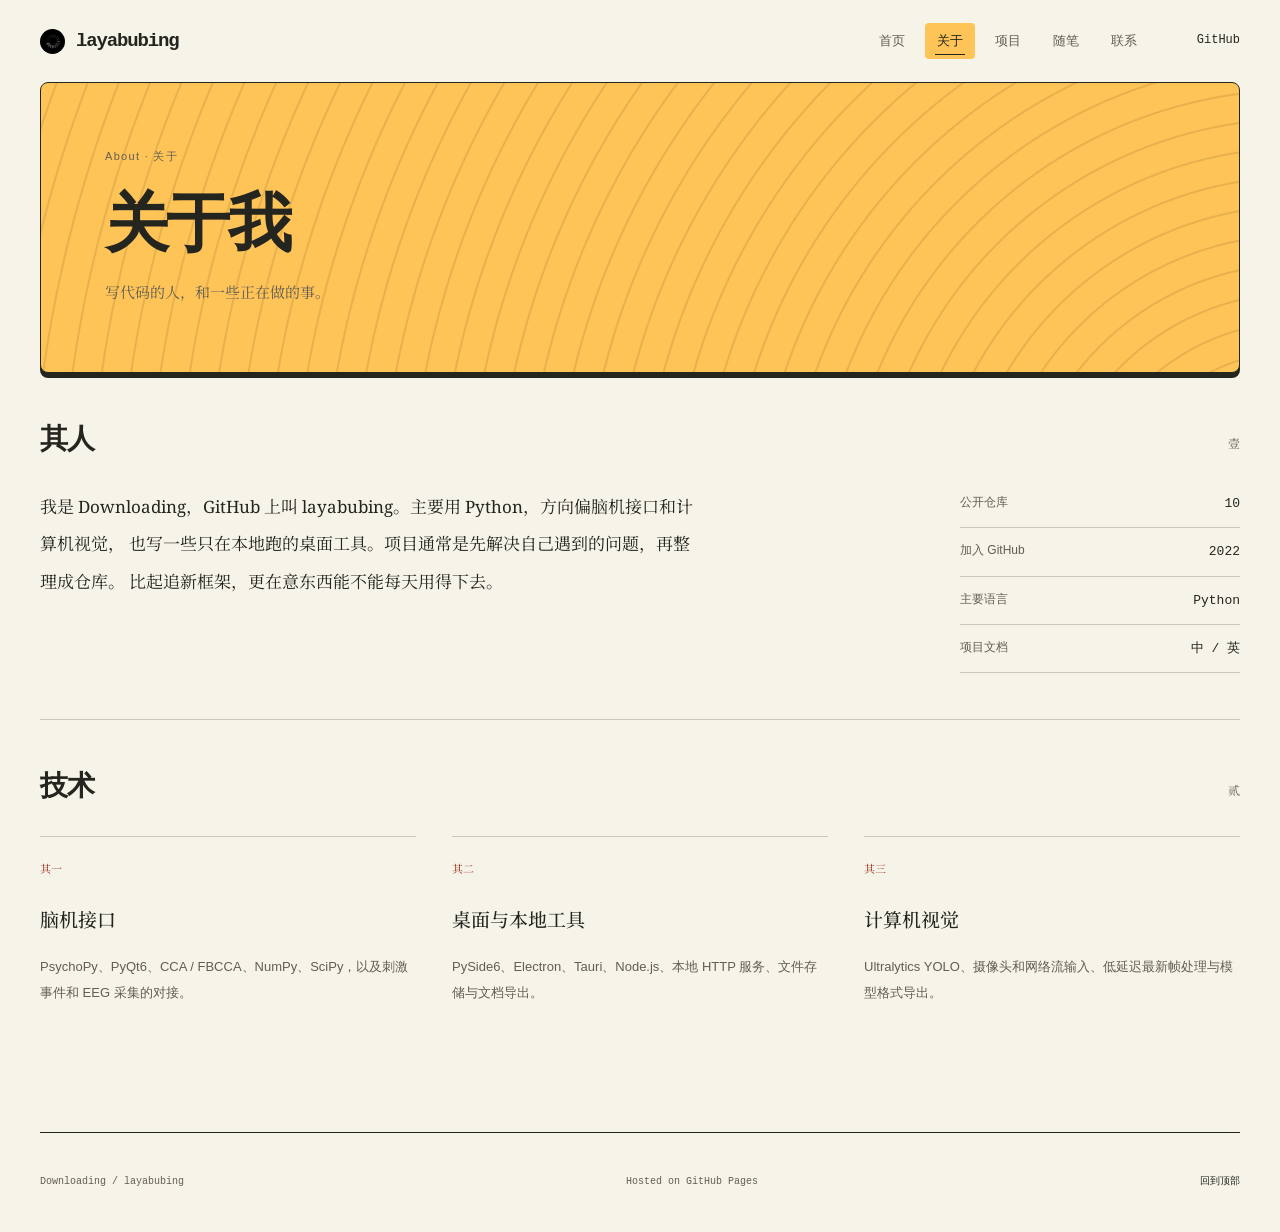
<file: about.html>
<!doctype html>
<html lang="zh-CN">
  <head>
    <meta charset="utf-8">
    <meta name="viewport" content="width=device-width, initial-scale=1">
    <meta
      name="description"
      content="关于 Downloading / layabubing：主要用 Python，方向偏脑机接口和计算机视觉，也写本地桌面工具。"
    >
    <meta name="theme-color" content="#f6f3e9">
    <title>关于 · Downloading / layabubing</title>
    <link rel="icon" href="assets/avatar.png">
    <link rel="preconnect" href="https://fonts.googleapis.com">
    <link rel="preconnect" href="https://fonts.gstatic.com" crossorigin>
    <link
      href="https://fonts.googleapis.com/css2?family=Noto+Serif:wght@400;500&family=Noto+Serif+SC:wght@300;400;500;600&display=swap"
      rel="stylesheet"
    >
    <link rel="stylesheet" href="styles.css?v=20261118b">
  </head>
  <body>
    <a class="skip-link" href="#main">跳转到正文</a>
    <header class="site-header" id="top">
      <a class="brand" href="index.html" aria-label="回到首页">
        <img src="assets/avatar.png" width="28" height="28" alt="">
        <span>layabubing</span>
      </a>
      <nav class="site-nav" aria-label="主导航">
        <a href="index.html">首页</a>
        <a href="about.html" aria-current="page">关于</a>
        <a href="projects.html">项目</a>
        <a href="blog.html">随笔</a>
        <a href="contact.html">联系</a>
      </nav>
      <a class="header-link" href="https://github.com/layabubing" target="_blank" rel="noreferrer">GitHub</a>
    </header>

    <main id="main">
      <div class="page-head">
        <p class="eyebrow">About · 关于</p>
        <h1 class="page-title">关于我</h1>
        <p class="lead">写代码的人，和一些正在做的事。</p>
      </div>

      <div class="paper">
        <section class="block" aria-labelledby="about-title">
          <div class="block-head">
            <h2 id="about-title">其人</h2>
            <span class="block-index">壹</span>
          </div>

          <div class="about-layout">
            <p class="about-copy">
              我是 Downloading，GitHub 上叫 layabubing。主要用 Python，方向偏脑机接口和计算机视觉，
              也写一些只在本地跑的桌面工具。项目通常是先解决自己遇到的问题，再整理成仓库。
              比起追新框架，更在意东西能不能每天用得下去。
            </p>
            <dl class="mini-stats" aria-label="GitHub 资料概览">
              <div><dt>公开仓库</dt><dd>10</dd></div>
              <div><dt>加入 GitHub</dt><dd>2022</dd></div>
              <div><dt>主要语言</dt><dd>Python</dd></div>
              <div><dt>项目文档</dt><dd>中 / 英</dd></div>
            </dl>
          </div>
        </section>

        <section class="block" aria-labelledby="stack-title">
          <div class="block-head">
            <h2 id="stack-title">技术</h2>
            <span class="block-index">贰</span>
          </div>

          <div class="stack-notes">
            <article class="stack-note">
              <span class="stack-index-number">其一</span>
              <h3>脑机接口</h3>
              <p>PsychoPy、PyQt6、CCA / FBCCA、NumPy、SciPy，以及刺激事件和 EEG 采集的对接。</p>
            </article>
            <article class="stack-note">
              <span class="stack-index-number">其二</span>
              <h3>桌面与本地工具</h3>
              <p>PySide6、Electron、Tauri、Node.js、本地 HTTP 服务、文件存储与文档导出。</p>
            </article>
            <article class="stack-note">
              <span class="stack-index-number">其三</span>
              <h3>计算机视觉</h3>
              <p>Ultralytics YOLO、摄像头和网络流输入、低延迟最新帧处理与模型格式导出。</p>
            </article>
          </div>
        </section>
      </div>
    </main>

    <footer class="site-footer">
      <span>Downloading / layabubing</span>
      <span>Hosted on GitHub Pages</span>
      <a href="#top">回到顶部</a>
    </footer>

  </body>
</html>
</file>
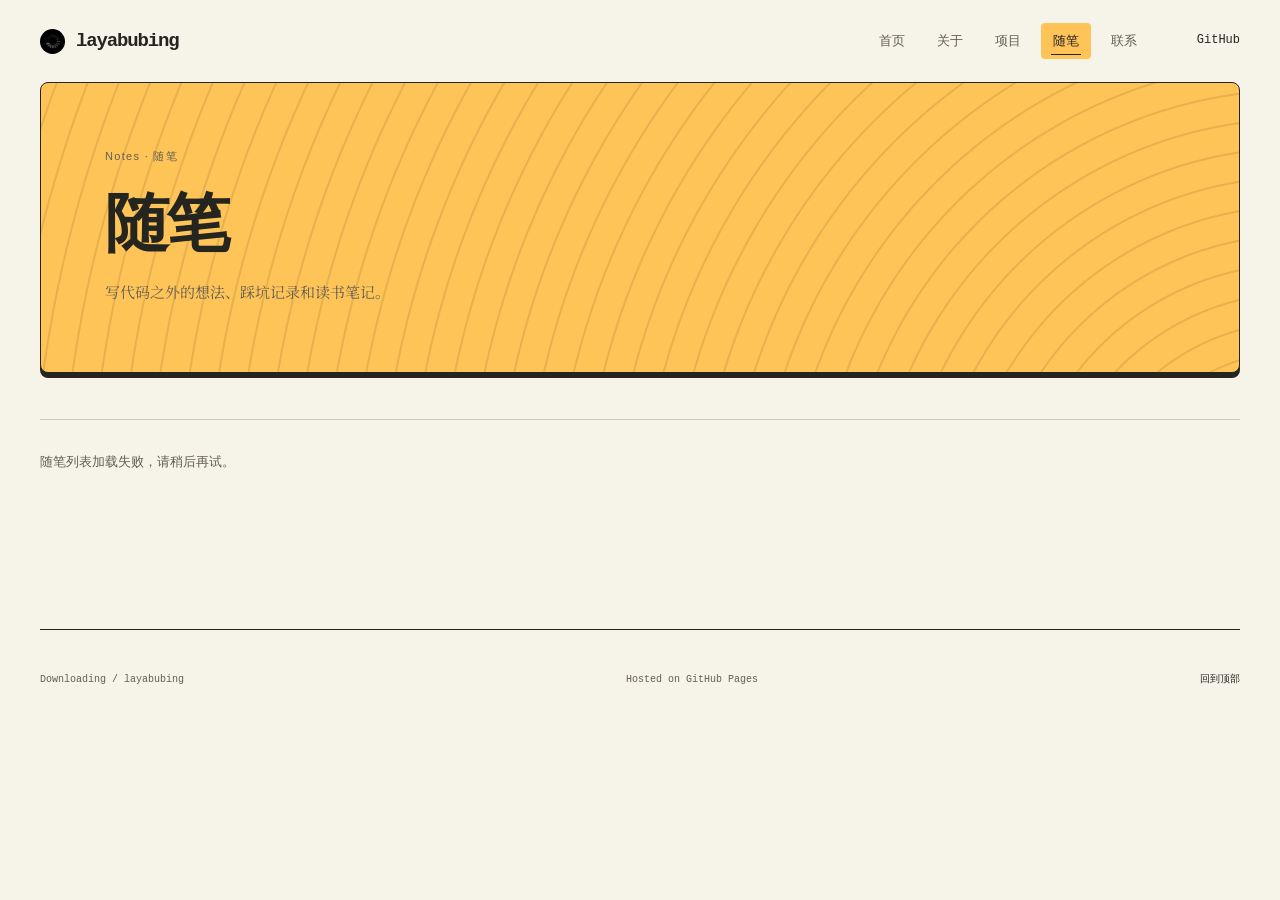
<file: blog.html>
<!doctype html>
<html lang="zh-CN">
  <head>
    <meta charset="utf-8">
    <meta name="viewport" content="width=device-width, initial-scale=1">
    <meta
      name="description"
      content="Downloading / layabubing 的随笔：写代码之外的想法、踩坑记录和读书笔记。"
    >
    <meta name="theme-color" content="#f6f3e9">
    <title>随笔 · Downloading / layabubing</title>
    <link rel="icon" href="assets/avatar.png">
    <link rel="preconnect" href="https://fonts.googleapis.com">
    <link rel="preconnect" href="https://fonts.gstatic.com" crossorigin>
    <link
      href="https://fonts.googleapis.com/css2?family=Noto+Serif:wght@400;500&family=Noto+Serif+SC:wght@300;400;500;600&display=swap"
      rel="stylesheet"
    >
    <link rel="stylesheet" href="styles.css?v=20261118b">
  </head>
  <body>
    <a class="skip-link" href="#main">跳转到正文</a>
    <header class="site-header" id="top">
      <a class="brand" href="index.html" aria-label="回到首页">
        <img src="assets/avatar.png" width="28" height="28" alt="">
        <span>layabubing</span>
      </a>
      <nav class="site-nav" aria-label="主导航">
        <a href="index.html">首页</a>
        <a href="about.html">关于</a>
        <a href="projects.html">项目</a>
        <a href="blog.html" aria-current="page">随笔</a>
        <a href="contact.html">联系</a>
      </nav>
      <a class="header-link" href="https://github.com/layabubing" target="_blank" rel="noreferrer">GitHub</a>
    </header>

    <main id="main">
      <div class="page-head">
        <p class="eyebrow">Notes · 随笔</p>
        <h1 class="page-title">随笔</h1>
        <p class="lead">写代码之外的想法、踩坑记录和读书笔记。</p>
      </div>

      <div class="paper">
        <section class="block" aria-label="随笔列表">
          <div class="post-list" id="post-list">
            <p class="data-loading">正在加载随笔列表……</p>
          </div>
        </section>
      </div>
    </main>

    <footer class="site-footer">
      <span>Downloading / layabubing</span>
      <span>Hosted on GitHub Pages</span>
      <a href="#top">回到顶部</a>
    </footer>

    <script src="js/blog.js"></script>
  </body>
</html>
</file>
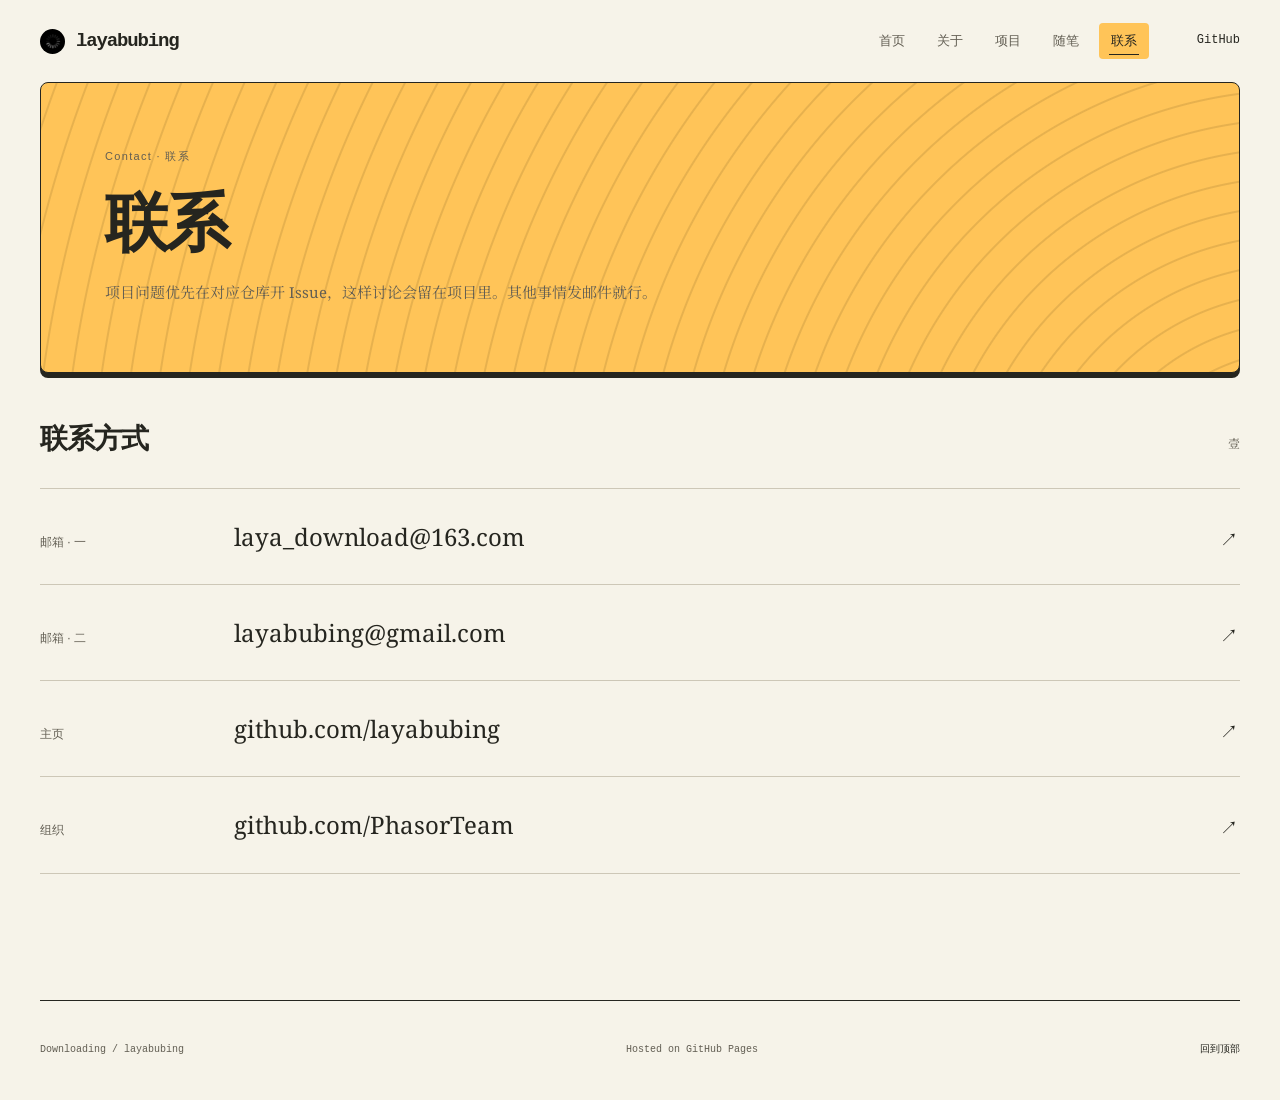
<file: contact.html>
<!doctype html>
<html lang="zh-CN">
  <head>
    <meta charset="utf-8">
    <meta name="viewport" content="width=device-width, initial-scale=1">
    <meta
      name="description"
      content="联系 Downloading / layabubing：项目问题优先在对应仓库开 Issue，其他事情发邮件。"
    >
    <meta name="theme-color" content="#f6f3e9">
    <title>联系 · Downloading / layabubing</title>
    <link rel="icon" href="assets/avatar.png">
    <link rel="preconnect" href="https://fonts.googleapis.com">
    <link rel="preconnect" href="https://fonts.gstatic.com" crossorigin>
    <link
      href="https://fonts.googleapis.com/css2?family=Noto+Serif:wght@400;500&family=Noto+Serif+SC:wght@300;400;500;600&display=swap"
      rel="stylesheet"
    >
    <link rel="stylesheet" href="styles.css?v=20261118b">
  </head>
  <body>
    <a class="skip-link" href="#main">跳转到正文</a>
    <header class="site-header" id="top">
      <a class="brand" href="index.html" aria-label="回到首页">
        <img src="assets/avatar.png" width="28" height="28" alt="">
        <span>layabubing</span>
      </a>
      <nav class="site-nav" aria-label="主导航">
        <a href="index.html">首页</a>
        <a href="about.html">关于</a>
        <a href="projects.html">项目</a>
        <a href="blog.html">随笔</a>
        <a href="contact.html" aria-current="page">联系</a>
      </nav>
      <a class="header-link" href="https://github.com/layabubing" target="_blank" rel="noreferrer">GitHub</a>
    </header>

    <main id="main">
      <div class="page-head">
        <p class="eyebrow">Contact · 联系</p>
        <h1 class="page-title">联系</h1>
        <p class="lead">项目问题优先在对应仓库开 Issue，这样讨论会留在项目里。其他事情发邮件就行。</p>
      </div>

      <div class="paper">
        <section class="block" aria-labelledby="contact-title">
          <div class="block-head">
            <h2 id="contact-title">联系方式</h2>
            <span class="block-index">壹</span>
          </div>

          <div class="contact-list">
            <a href="mailto:laya_download@163.com">
              <span>邮箱 · 一</span>
              <strong>laya_download@163.com</strong>
            </a>
            <a href="mailto:layabubing@gmail.com">
              <span>邮箱 · 二</span>
              <strong>layabubing@gmail.com</strong>
            </a>
            <a href="https://github.com/layabubing" target="_blank" rel="noreferrer">
              <span>主页</span>
              <strong>github.com/layabubing</strong>
            </a>
            <a href="https://github.com/PhasorTeam" target="_blank" rel="noreferrer">
              <span>组织</span>
              <strong>github.com/PhasorTeam</strong>
            </a>
          </div>
        </section>
      </div>
    </main>

    <footer class="site-footer">
      <span>Downloading / layabubing</span>
      <span>Hosted on GitHub Pages</span>
      <a href="#top">回到顶部</a>
    </footer>

  </body>
</html>
</file>
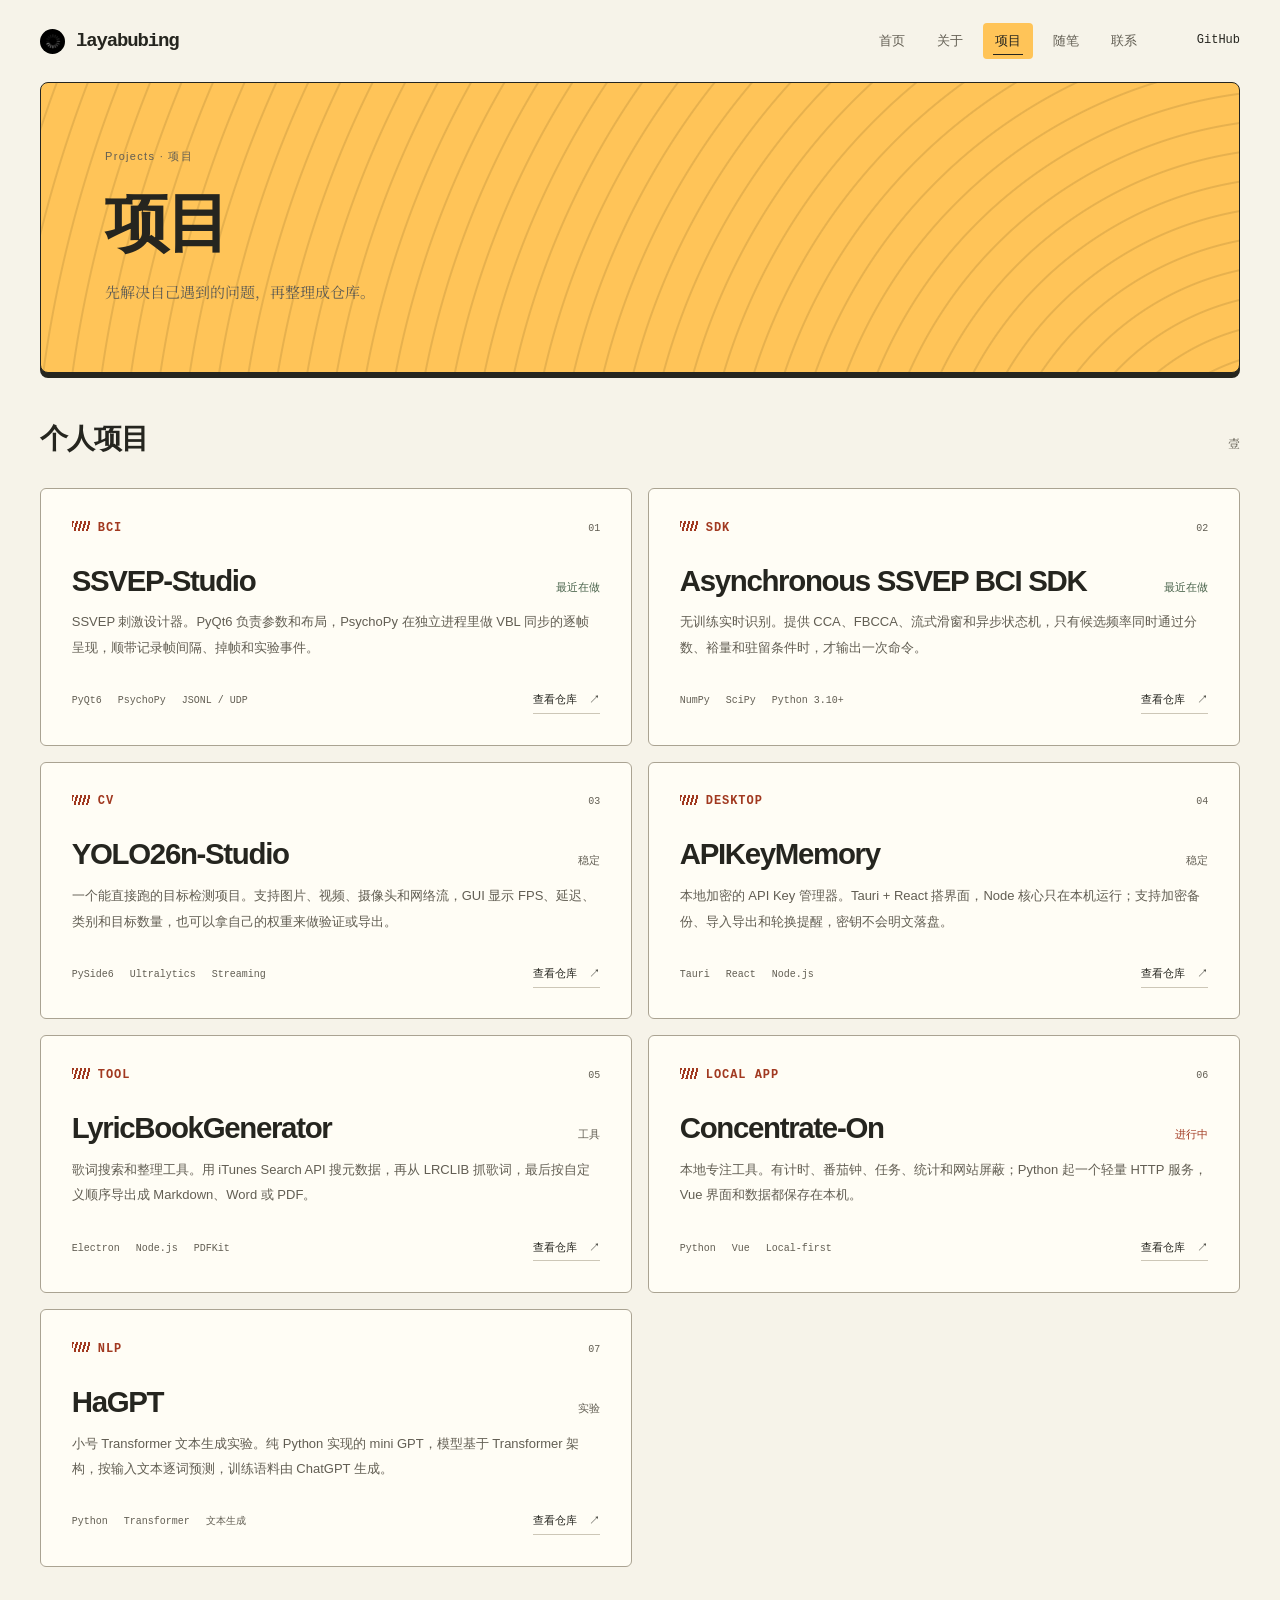
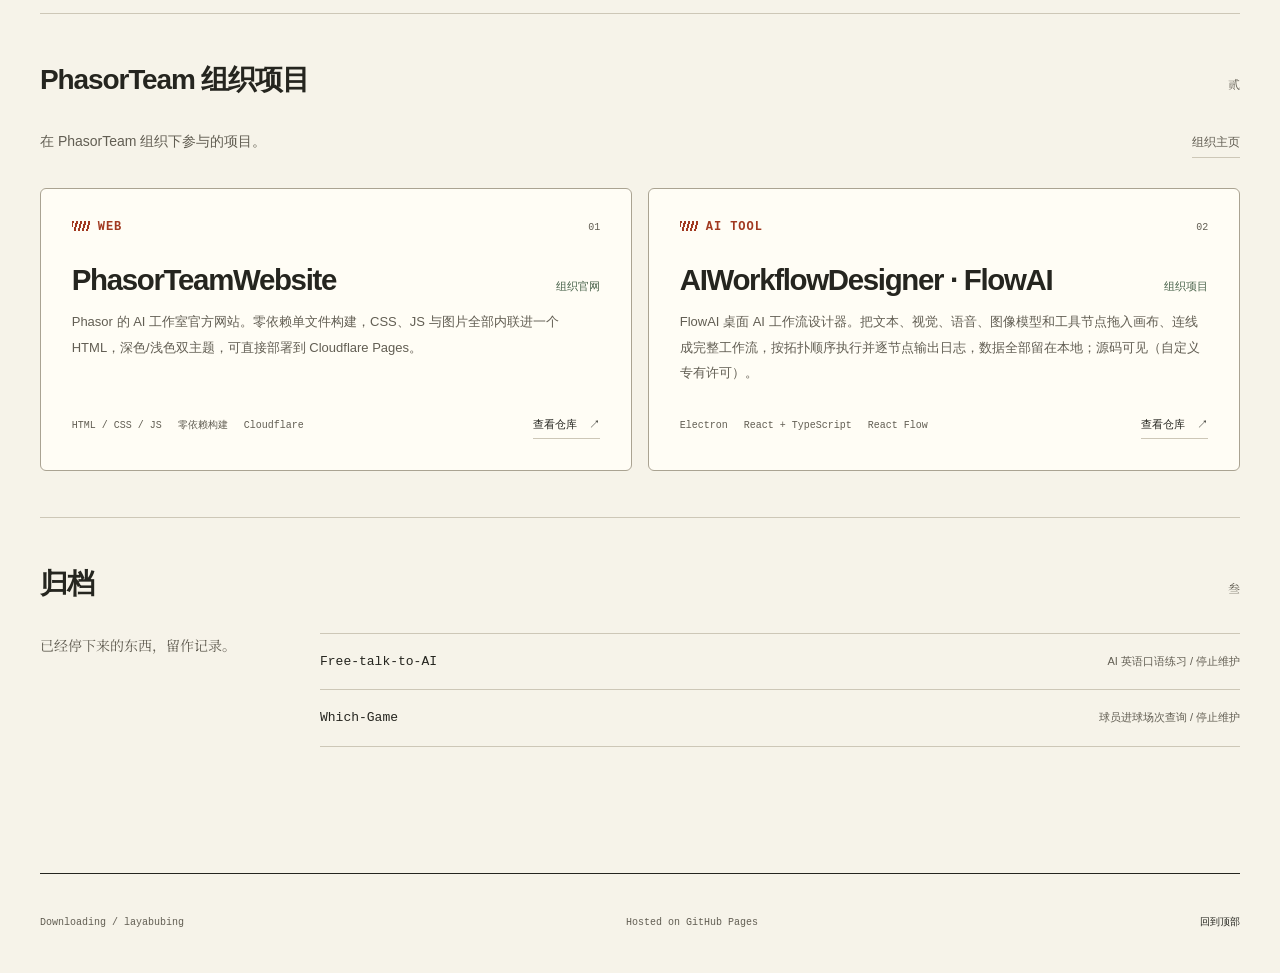
<file: projects.html>
<!doctype html>
<html lang="zh-CN">
  <head>
    <meta charset="utf-8">
    <meta name="viewport" content="width=device-width, initial-scale=1">
    <meta
      name="description"
      content="Downloading / layabubing 的项目列表：SSVEP 脑机接口、目标检测、桌面与本地工具，以及 PhasorTeam 组织项目。"
    >
    <meta name="theme-color" content="#f6f3e9">
    <title>项目 · Downloading / layabubing</title>
    <link rel="icon" href="assets/avatar.png">
    <link rel="preconnect" href="https://fonts.googleapis.com">
    <link rel="preconnect" href="https://fonts.gstatic.com" crossorigin>
    <link
      href="https://fonts.googleapis.com/css2?family=Noto+Serif:wght@400;500&family=Noto+Serif+SC:wght@300;400;500;600&display=swap"
      rel="stylesheet"
    >
    <link rel="stylesheet" href="styles.css?v=20261118b">
  </head>
  <body>
    <a class="skip-link" href="#main">跳转到正文</a>
    <header class="site-header" id="top">
      <a class="brand" href="index.html" aria-label="回到首页">
        <img src="assets/avatar.png" width="28" height="28" alt="">
        <span>layabubing</span>
      </a>
      <nav class="site-nav" aria-label="主导航">
        <a href="index.html">首页</a>
        <a href="about.html">关于</a>
        <a href="projects.html" aria-current="page">项目</a>
        <a href="blog.html">随笔</a>
        <a href="contact.html">联系</a>
      </nav>
      <a class="header-link" href="https://github.com/layabubing" target="_blank" rel="noreferrer">GitHub</a>
    </header>

    <main id="main">
      <div class="page-head">
        <p class="eyebrow">Projects · 项目</p>
        <h1 class="page-title">项目</h1>
        <p class="lead">先解决自己遇到的问题，再整理成仓库。</p>
      </div>

      <div class="paper">
        <section class="block" aria-labelledby="personal-title">
          <div class="block-head">
            <h2 id="personal-title">个人项目</h2>
            <span class="block-index">壹</span>
          </div>

          <div class="project-list" id="personal-list"></div>
        </section>

        <section class="block" aria-labelledby="org-title">
          <div class="block-head">
            <h2 id="org-title">PhasorTeam 组织项目</h2>
            <span class="block-index">贰</span>
          </div>

          <p class="block-intro">在 PhasorTeam 组织下参与的项目。<a class="row-link" href="https://github.com/PhasorTeam" target="_blank" rel="noreferrer">组织主页</a></p>

          <div class="project-list" id="org-list"></div>
        </section>

        <section class="block" aria-labelledby="archive-title">
          <div class="block-head">
            <h2 id="archive-title">归档</h2>
            <span class="block-index">叁</span>
          </div>

          <div class="archive">
            <p class="archive-note">已经停下来的东西，留作记录。</p>
            <div class="archive-links" id="archive-list"></div>
          </div>
        </section>
      </div>
    </main>

    <footer class="site-footer">
      <span>Downloading / layabubing</span>
      <span>Hosted on GitHub Pages</span>
      <a href="#top">回到顶部</a>
    </footer>

    <script src="js/projects.js?v=20261016"></script>
  </body>
</html>
</file>
<file: styles.css>
:root {
  color-scheme: light;
  --paper: #f6f3e9;
  --ink: #25251f;
  --muted: #625e53;
  --accent: #a13920;
  --line: #cdc7b7;
  --amber: #ffc458;
  --font-serif: "Noto Serif", "Noto Serif SC", "Songti SC", "STSong", serif;
  --font-sans: "Segoe UI", "PingFang SC", "Microsoft YaHei", sans-serif;
  --font-mono: "SFMono-Regular", Consolas, "Liberation Mono", monospace;
  --maxw: 1200px;
}

* { box-sizing: border-box; }
html { scroll-behavior: smooth; scroll-padding-top: 24px; }
body { margin: 0; min-width: 280px; background: var(--paper); color: var(--ink); font-family: var(--font-sans); font-size: 16px; line-height: 1.8; -webkit-font-smoothing: antialiased; text-rendering: optimizeLegibility; }
a { color: inherit; text-decoration: none; text-underline-offset: 5px; }
a:hover { color: var(--accent); }
::selection { background: var(--amber); color: var(--ink); }
:focus-visible { outline: 2px solid var(--accent); outline-offset: 6px; }
h1, h2, h3, p { margin-top: 0; }
img { max-width: 100%; height: auto; }
.skip-link { position: absolute; top: 12px; left: 24px; z-index: 30; padding: 8px 16px; background: var(--ink); color: white; transform: translateY(-200%); }
.skip-link:focus { transform: none; }

.site-header { display: flex; align-items: center; gap: 48px; width: min(var(--maxw), calc(100% - 80px)); min-height: 82px; margin: 0 auto; }
.brand { display: inline-flex; align-items: center; gap: 11px; margin-right: auto; font: bold 19px var(--font-mono); letter-spacing: -.06em; }
.brand img { width: 25px; height: 25px; border-radius: 50%; }
.site-nav { display: flex; gap: 8px; align-items: center; }
.site-nav a { position: relative; padding: 6px 12px; border-radius: 4px; color: var(--muted); font-size: 13px; }
.site-nav a[aria-current] { background: var(--amber); }
.site-nav a::after { content: ""; position: absolute; inset: auto 20% 4px; border-bottom: 1px solid currentColor; transform: scaleX(0); transform-origin: left; transition: transform 180ms ease-out; }
.site-nav a:is([aria-current], :focus-visible, :active) { color: var(--ink); }
.site-nav a:is([aria-current], :focus-visible, :active)::after { transform: scaleX(1); }
@media (hover: hover) {
  .site-nav a:hover { color: var(--ink); }
  .site-nav a:hover::after { transform: scaleX(1); }
}
.header-link { font-family: var(--font-mono); font-size: 12px; }
.header-link span { margin-left: 6px; }

.hero, .page-head, .paper { width: min(var(--maxw), calc(100% - 80px)); margin: 0 auto; }
.hero, .page-head { background: var(--amber); border: 1px solid var(--ink); border-radius: 8px; box-shadow: 0 5px var(--ink); }
.hero { display: grid; grid-template-columns: minmax(0, 1.35fr) minmax(0, 1fr); align-items: center; gap: clamp(24px, 4vw, 60px); padding: clamp(24px, 4vw, 60px); }
.eyebrow, .section-kicker { margin: 0 0 20px; font-size: 11px; font-weight: 400; letter-spacing: 0.12em; color: var(--muted); }
.hero h1 { margin: 0 0 28px -.055em; font: 900 clamp(46px, 6.8vw, 94px)/.95 "Arial Black", var(--font-sans); letter-spacing: -.085em; }
.title-period { color: var(--accent); }
.lead { max-width: 40em; margin-bottom: 0; font-family: var(--font-serif); font-size: 18px; line-height: 1.95; }
.hero .lead { margin-bottom: 22px; font-size: clamp(23px, 2.4vw, 29px); line-height: 1.8; letter-spacing: 0.04em; }
.hero-note { margin-bottom: 25px; color: var(--muted); font-size: 13px; line-height: 2; }
.hero .row-link { border: 1px solid var(--ink); border-radius: 4px; background: var(--ink); color: white; padding: 10px 18px; }
.turntable { min-width: 0; padding: 12px; border: 1px solid var(--ink); border-radius: 12px; background: #eee8d6; box-shadow: 4px 5px 0 #59432b; }
.plinth { position: relative; aspect-ratio: 1.44; isolation: isolate; overflow: hidden; background: repeating-linear-gradient(0deg, transparent 0 3px, #ffffff09 3px 4px), #b64f30; border-radius: 5px; border: 1px solid #7b321e; }
.record { position: absolute; left: 6%; top: 6%; height: 88%; aspect-ratio: 1; display: grid; place-items: center; border-radius: 50%; background: repeating-radial-gradient(circle, transparent 0 2px, #ffffff1c 2.5px, transparent 3.5px), conic-gradient(from 24deg, #141511, #474943 12%, #171814 24%, #20211b 50%, #55564e 64%, #191a16 78%, #141511); box-shadow: 1px 3px 4px #47200e; touch-action: none; user-select: none; cursor: grab; }
.record:active { cursor: grabbing; }
.record-avatar { width: 30%; border: 3px solid var(--amber); border-radius: 50%; pointer-events: none; }
.record-labels { position: absolute; inset: 0; transform: rotate(var(--rotation, 0deg)); pointer-events: none; }
.record-labels img {
  position: absolute;
  top: var(--y);
  left: var(--x);
  width: var(--size);
  aspect-ratio: 1;
  border: 1px solid #eee8d6;
  border-radius: 23%;
  box-shadow: 0 1px 2px #16150fc9;
  transform: translate(-50%, -50%) rotate(var(--tilt));
}
.record::before { content: ""; position: absolute; inset: 3%; border-radius: 50%; background: conic-gradient(from var(--rotation, 0deg), #efdfb8 0deg 2deg, transparent 2deg); mask: radial-gradient(closest-side, transparent 94%, black 95%); }
.record::after { content: ""; position: absolute; width: 2.4%; aspect-ratio: 1; border-radius: 50%; background: #dfd9c6; box-shadow: 0 1px 2px #30291e; }
.tonearm { position: absolute; top: 14%; right: 10%; width: 7px; height: 70%; transform-origin: 50% 0; transform: rotate(9deg); background: linear-gradient(90deg, #635948, #fff1cf 48%, #978872); border-radius: 100px; box-shadow: 2px 3px 3px #522b1f80; pointer-events: none; transition: transform 240ms ease-out; }
.tonearm::before, .tonearm::after { content: ""; position: absolute; left: 50%; transform: translateX(-50%); }
.tonearm::before { top: -12px; width: 25px; height: 25px; border: 3px solid #c4b6a2; border-radius: 50%; background: #44433a; }
.tonearm::after { bottom: -7px; width: 12px; height: 23px; border-radius: 3px; background: var(--ink); }
.tracking .tonearm { transform: rotate(var(--needle-angle, 37deg)); }
.scratch-hint { position: absolute; right: 4%; bottom: 4%; color: #fff4dd; font: 11px var(--font-sans); pointer-events: none; }
.deck-controls, .speed, .sleeve-note { display: flex; align-items: center; justify-content: space-between; gap: 10px; }
.deck-controls { padding: 13px 0; border-bottom: 1px solid var(--line); }
.deck-controls[hidden] { display: none; }
.spin-switch { white-space: nowrap; display: inline-flex; align-items: center; gap: 8px; padding: 8px 10px; background: #fffaf0; border: 1px solid var(--ink); border-radius: 4px; box-shadow: 0 2px var(--ink); color: var(--ink); font: 600 12px var(--font-sans); cursor: pointer; }
.spin-switch::before { content: ""; width: 0; height: 0; border: solid transparent; border-width: 5px 0 5px 8px; border-left-color: currentColor; }
.spin-switch[aria-pressed="true"] { background: var(--amber); transform: translateY(2px); box-shadow: none; }
.spin-switch[aria-pressed="true"]::before { box-sizing: content-box; width: 3px; height: 10px; border: solid currentColor; border-width: 0 3px; }
.speed { font-size: 11px; gap: 6px; }
.speed input { width: clamp(38px, 6vw, 80px); accent-color: var(--ink); cursor: pointer; }
.speed output { font: 11px var(--font-mono); white-space: nowrap; }
.sleeve-note { padding-top: 10px; color: var(--muted); font: 11px/1.6 var(--font-sans); }
.sleeve-note a { color: var(--ink); white-space: nowrap; }
.row-link { display: inline-flex; align-items: center; gap: 12px; width: fit-content; padding: 3px 0; border-bottom: 1px solid var(--line); font-size: 12px; white-space: nowrap; transition: color 160ms ease, border-color 160ms ease; }
.row-link:is(:hover, :focus-visible, :active) { border-color: var(--accent); }

.page-head { padding: clamp(28px, 5vw, 68px); background-image: repeating-radial-gradient(circle at 105% 160%, transparent 0 19px, #5c431326 20px 21px, transparent 22px 29px); }
.page-title { margin: 0 0 18px; font: 750 clamp(38px, 5vw, 64px)/1.15 var(--font-sans); letter-spacing: -.04em; }
.page-head .lead { max-width: 680px; color: var(--muted); font-size: 15px; }
.paper { margin-bottom: 80px; }
.block { padding: 46px 0; border-bottom: 1px solid var(--line); }
.block:last-child { border-bottom: 0; }
.block-head { display: flex; justify-content: space-between; align-items: baseline; gap: 24px; margin-bottom: 30px; }
h2 { margin-bottom: 0; font: 730 28px/1.4 var(--font-sans); letter-spacing: -.04em; }
.section-kicker { margin-bottom: 9px; font-family: var(--font-mono); font-size: 10px; letter-spacing: .12em; text-transform: uppercase; color: var(--accent); }
.block-index { color: var(--muted); font-family: var(--font-serif); font-size: 12px; }
.block-more { margin: 26px 0 0; text-align: right; }
.block-intro { display: flex; align-items: baseline; justify-content: space-between; flex-wrap: wrap; gap: 16px; margin-bottom: 30px; color: var(--muted); font-size: 14px; }
.home-notes { display: grid; grid-template-columns: 1fr 2fr; gap: 40px; align-items: start; }
.home-notes p:not(.section-kicker) { margin: 0 0 14px; color: var(--muted); font-family: var(--font-serif); font-size: 15px; }

.about-layout { display: grid; grid-template-columns: minmax(0, 1fr) 280px; gap: 90px; }
.about-copy { max-width: 660px; margin-bottom: 0; font-family: var(--font-serif); font-size: 17px; line-height: 2.2; }
.mini-stats { margin: 0; }
.mini-stats div { display: flex; justify-content: space-between; gap: 20px; padding: 12px 0; border-bottom: 1px solid var(--line); }
.mini-stats div:first-child { padding-top: 4px; }
.mini-stats dt { color: var(--muted); font-size: 12px; }
.mini-stats dd { margin: 0; font-family: var(--font-mono); font-size: 13px; }

.project-list { display: grid; grid-template-columns: repeat(2, minmax(0, 1fr)); gap: 16px; }
.project { display: flex; flex-direction: column; min-width: 0; padding: clamp(18px, 2.4vw, 32px); border: 1px solid #aaa392; border-radius: 6px; background: #fffdf5; transition: border-color .2s, box-shadow .2s; }
.project:is(:hover, :focus-within) { border-color: var(--ink); box-shadow: 3px 3px var(--ink); }
.project-top { display: flex; flex-direction: row-reverse; justify-content: space-between; align-items: baseline; gap: 16px; margin-bottom: 26px; }
.project-index { color: var(--muted); font-family: var(--font-mono); font-size: 10px; }
.project-tag { color: var(--accent); font: bold 12px var(--font-mono); letter-spacing: .08em; }
.project-tag::before { content: ""; display: inline-block; width: 18px; height: .85em; margin-right: 8px; vertical-align: -.05em; background: repeating-linear-gradient(105deg, currentColor 0 2px, transparent 2px 4px); }
.project-head { display: flex; justify-content: space-between; align-items: baseline; gap: 24px; margin-bottom: 12px; }
.project-head h3 { margin: 0; font: 690 clamp(22px, 2.3vw, 32px)/1.15 var(--font-sans); letter-spacing: -.045em; overflow-wrap: anywhere; }
.project-head h3 a { text-decoration-color: var(--line); }
.project-head h3 a:hover { text-decoration: underline; }
.status { flex-shrink: 0; color: var(--muted); font-size: 11px; }
.status-active { color: #49634b; }
.status-wip { color: var(--accent); }
.project-desc { max-width: 720px; margin-bottom: 17px; color: var(--muted); font-size: 13px; line-height: 1.95; }
.project-foot { margin-top: auto; padding-top: 10px; display: flex; justify-content: space-between; align-items: baseline; gap: 24px; }
.tag-row { display: flex; flex-wrap: wrap; gap: 7px 16px; margin: 0; padding: 0; color: var(--muted); font-family: var(--font-mono); font-size: 10px; list-style: none; }
.project-foot .row-link { font-size: 11px; }
.archive { display: grid; grid-template-columns: 240px minmax(0, 1fr); gap: 40px; }
.archive-note { color: var(--muted); font-family: var(--font-serif); font-size: 14px; }
.archive-links { border-top: 1px solid var(--line); }
.archive-links a { display: flex; align-items: baseline; justify-content: space-between; gap: 24px; padding: 16px 0; border-bottom: 1px solid var(--line); }
.archive-links span { font-family: var(--font-mono); font-size: 13px; overflow-wrap: anywhere; }
.archive-links small { color: var(--muted); font-size: 11px; text-align: right; }

.stack-notes { display: grid; grid-template-columns: repeat(3, minmax(0, 1fr)); gap: 36px; }
.stack-note { border-top: 1px solid var(--line); padding-top: 22px; }
.stack-index-number { display: block; margin-bottom: 25px; color: var(--accent); font-family: var(--font-serif); font-size: 11px; }
.stack-note h3 { margin-bottom: 16px; font-family: var(--font-serif); font-size: 19px; font-weight: 500; }
.stack-note p { margin: 0; color: var(--muted); font-size: 13px; line-height: 2; }
.contact-list { border-top: 1px solid var(--line); }
.contact-list a { display: grid; grid-template-columns: 170px minmax(0, 1fr) 20px; align-items: baseline; gap: 24px; padding: 26px 0; border-bottom: 1px solid var(--line); }
.contact-list a::after { content: "↗"; font-size: 18px; }
.contact-list span { color: var(--muted); font-size: 12px; }
.contact-list strong { overflow-wrap: anywhere; font-family: var(--font-serif); font-size: clamp(15px, 2.2vw, 24px); font-weight: 400; }

.post-list { border-top: 1px solid var(--line); }
.post-item { display: grid; grid-template-columns: 135px minmax(0, 1fr) 20px; align-items: baseline; gap: 32px; padding: 28px 0; border-bottom: 1px solid var(--line); }
.post-item::after { content: "↗"; }
.post-date { color: var(--muted); font-family: var(--font-mono); font-size: 11px; }
.post-info { min-width: 0; }
.post-title { display: block; margin-bottom: 10px; font-family: var(--font-serif); font-size: 22px; font-weight: 400; }
.post-excerpt { display: block; color: var(--muted); font-size: 13px; }
.post-article { width: min(720px, calc(100% - 80px)); margin: 0 auto; padding: 70px 0 90px; }
.post-header { margin-bottom: 40px; padding-bottom: 30px; border-bottom: 1px solid var(--ink); }
.post-heading { margin-bottom: 0; font-size: clamp(32px, 4.6vw, 48px); }
.post-body { font-family: var(--font-serif); font-size: 16px; line-height: 2.1; overflow-wrap: anywhere; }
.post-body h2, .post-body h3, .post-body h4 { margin: 2em 0 0.8em; font-weight: 500; line-height: 1.5; }
.post-body h2 { font-size: 24px; }
.post-body h3 { font-size: 20px; }
.post-body p { margin-bottom: 1.3em; }
.post-body ul, .post-body ol { margin: 0 0 1.3em; padding-left: 1.6em; }
.post-body li { margin-bottom: 0.4em; }
.post-body a { text-decoration: underline; }
.post-body blockquote { margin: 1.8em 0; padding: 8px 22px; border-left: 2px solid var(--accent); color: var(--muted); }
.post-body blockquote p:last-child { margin-bottom: 0; }
.post-body code { padding: 2px 5px; background: #eaece6; font-family: var(--font-mono); font-size: 0.85em; }
.post-body pre { overflow-x: auto; margin: 1.8em 0; padding: 22px; background: #eaece6; line-height: 1.8; }
.post-body pre code { padding: 0; background: none; }
.post-body hr { margin: 2.5em 0; border: 0; border-top: 1px solid var(--line); }
.post-body table { display: block; max-width: 100%; overflow-x: auto; border-collapse: collapse; font-family: var(--font-sans); font-size: 14px; }
.post-body th, .post-body td { padding: 10px 16px; border: 1px solid var(--line); }
.post-back { margin: 54px 0 0; padding-top: 24px; border-top: 1px solid var(--line); }
.data-loading, .data-fallback { margin: 0; padding: 30px 0; color: var(--muted); font-size: 13px; }

.site-footer { display: flex; justify-content: space-between; align-items: center; gap: 24px; width: min(var(--maxw), calc(100% - 80px)); min-height: 100px; margin: 0 auto; padding: 24px 0; border-top: 1px solid var(--ink); color: var(--muted); font-family: var(--font-mono); font-size: 10px; }
.footer-separator { margin: 0 7px; color: var(--line); }
.site-footer a { color: var(--ink); }
.site-footer a:hover { text-decoration: underline; }

@media (max-width: 900px) {
  .site-header { gap: 26px; }
  .site-nav { gap: 4px; }
  .hero { gap: 22px; padding: 28px; grid-template-columns: minmax(0, 1.1fr) minmax(0, 1fr); }
  .hero h1 { font-size: clamp(42px, 6.3vw, 62px); }
  .about-layout { grid-template-columns: minmax(0, 1fr) 230px; gap: 40px; }
  .project-head { flex-wrap: wrap; gap: 6px 20px; }
  .archive { grid-template-columns: 180px minmax(0, 1fr); gap: 28px; }
  .stack-notes { gap: 24px; }
}

@media (max-width: 740px) {
  .hero { grid-template-columns: 1fr; }
  .turntable { width: min(100%, 440px); justify-self: center; }
}

@media (max-width: 600px) {
  .site-header, .hero, .page-head, .paper, .site-footer { width: calc(100% - 40px); }
  .site-header { flex-wrap: wrap; gap: 0; padding: 21px 0 13px; }
  .brand { font-size: 16px; }
  .header-link { order: 1; font-size: 11px; }
  .site-nav { order: 2; justify-content: space-between; width: 100%; margin-top: 12px; gap: 2px; }
  .site-nav a { padding: 7px 8px; font-size: 12px; }
  .hero { gap: 28px; padding: clamp(14px, 4vw, 24px); }
  .hero h1 { font-size: clamp(34px, 10vw, 60px); margin-bottom: 22px; }
  .eyebrow { font-size: 10px; margin-bottom: 20px; }
  .hero .lead { font-size: 23px; }
  .hero-note { font-size: 12px; }
  .deck-controls { flex-wrap: wrap; }
  .page-head { padding: 28px 20px; }
  .page-title { font-size: 38px; margin-bottom: 18px; }
  .page-head .lead { font-size: 14px; }
  .paper { margin-bottom: 44px; }
  .block { padding: 32px 0; }
  .block-head { gap: 16px; margin-bottom: 24px; }
  h2 { font-size: 22px; }
  .section-kicker { font-size: 9px; }
  .row-link { font-size: 11px; gap: 8px; }
  .home-notes { grid-template-columns: 1fr; gap: 20px; }
  .home-notes p:not(.section-kicker) { font-size: 14px; }
  .about-layout { grid-template-columns: 1fr; gap: 30px; }
  .about-copy { font-size: 16px; }
  .project-list { grid-template-columns: 1fr; }
  .project-top { margin-bottom: 16px; }
  .project-head h3 { font-size: 21px; }
  .project-head { align-items: center; }
  .project-desc { font-size: 13px; }
  .project-foot { gap: 16px; }
  .tag-row { gap: 6px 12px; font-size: 9px; }
  .archive { grid-template-columns: 1fr; gap: 10px; }
  .archive-links a { flex-direction: column; gap: 4px; }
  .archive-links small { text-align: left; }
  .stack-notes { grid-template-columns: 1fr; gap: 28px; }
  .stack-index-number { margin-bottom: 12px; }
  .contact-list a { grid-template-columns: minmax(0, 1fr) 20px; gap: 6px; padding: 22px 0; }
  .contact-list span { grid-column: 1 / -1; }
  .contact-list strong { font-size: 18px; }
  .post-item { grid-template-columns: minmax(0, 1fr) 20px; gap: 12px; }
  .post-date { grid-column: 1 / -1; }
  .post-title { font-size: 21px; }
  .post-article { width: calc(100% - 40px); padding: 46px 0 60px; }
  .post-body { font-size: 15px; }
  .post-heading { font-size: 32px; }
  .site-footer { flex-wrap: wrap; gap: 12px; min-height: 100px; }
  .site-footer span:nth-child(2) { order: 3; flex-basis: 100%; font-size: 9px; }
}

@media (prefers-reduced-motion: no-preference) {
  .project-foot .row-link, .header-link, .contact-list a, .post-item { --arrow-lift: -3px; }
  :is(.row-link, .header-link) > span,
  .contact-list a::after, .post-item::after {
    display: inline-block;
    transform: var(--arrow-offset, none);
    transition: transform 160ms ease-out;
  }
  :is(.row-link, .header-link, .contact-list a, .post-item):is(:focus-visible, :active) {
    --arrow-offset: translate(3px, var(--arrow-lift, 0px));
  }
  @media (hover: hover) {
    :is(.row-link, .header-link, .contact-list a, .post-item):hover {
      --arrow-offset: translate(3px, var(--arrow-lift, 0px));
    }
  }
}

@media (prefers-reduced-motion: reduce) {
  html { scroll-behavior: auto; }
  *, *::before, *::after { transition: none !important; animation: none !important; }
}
</file>
